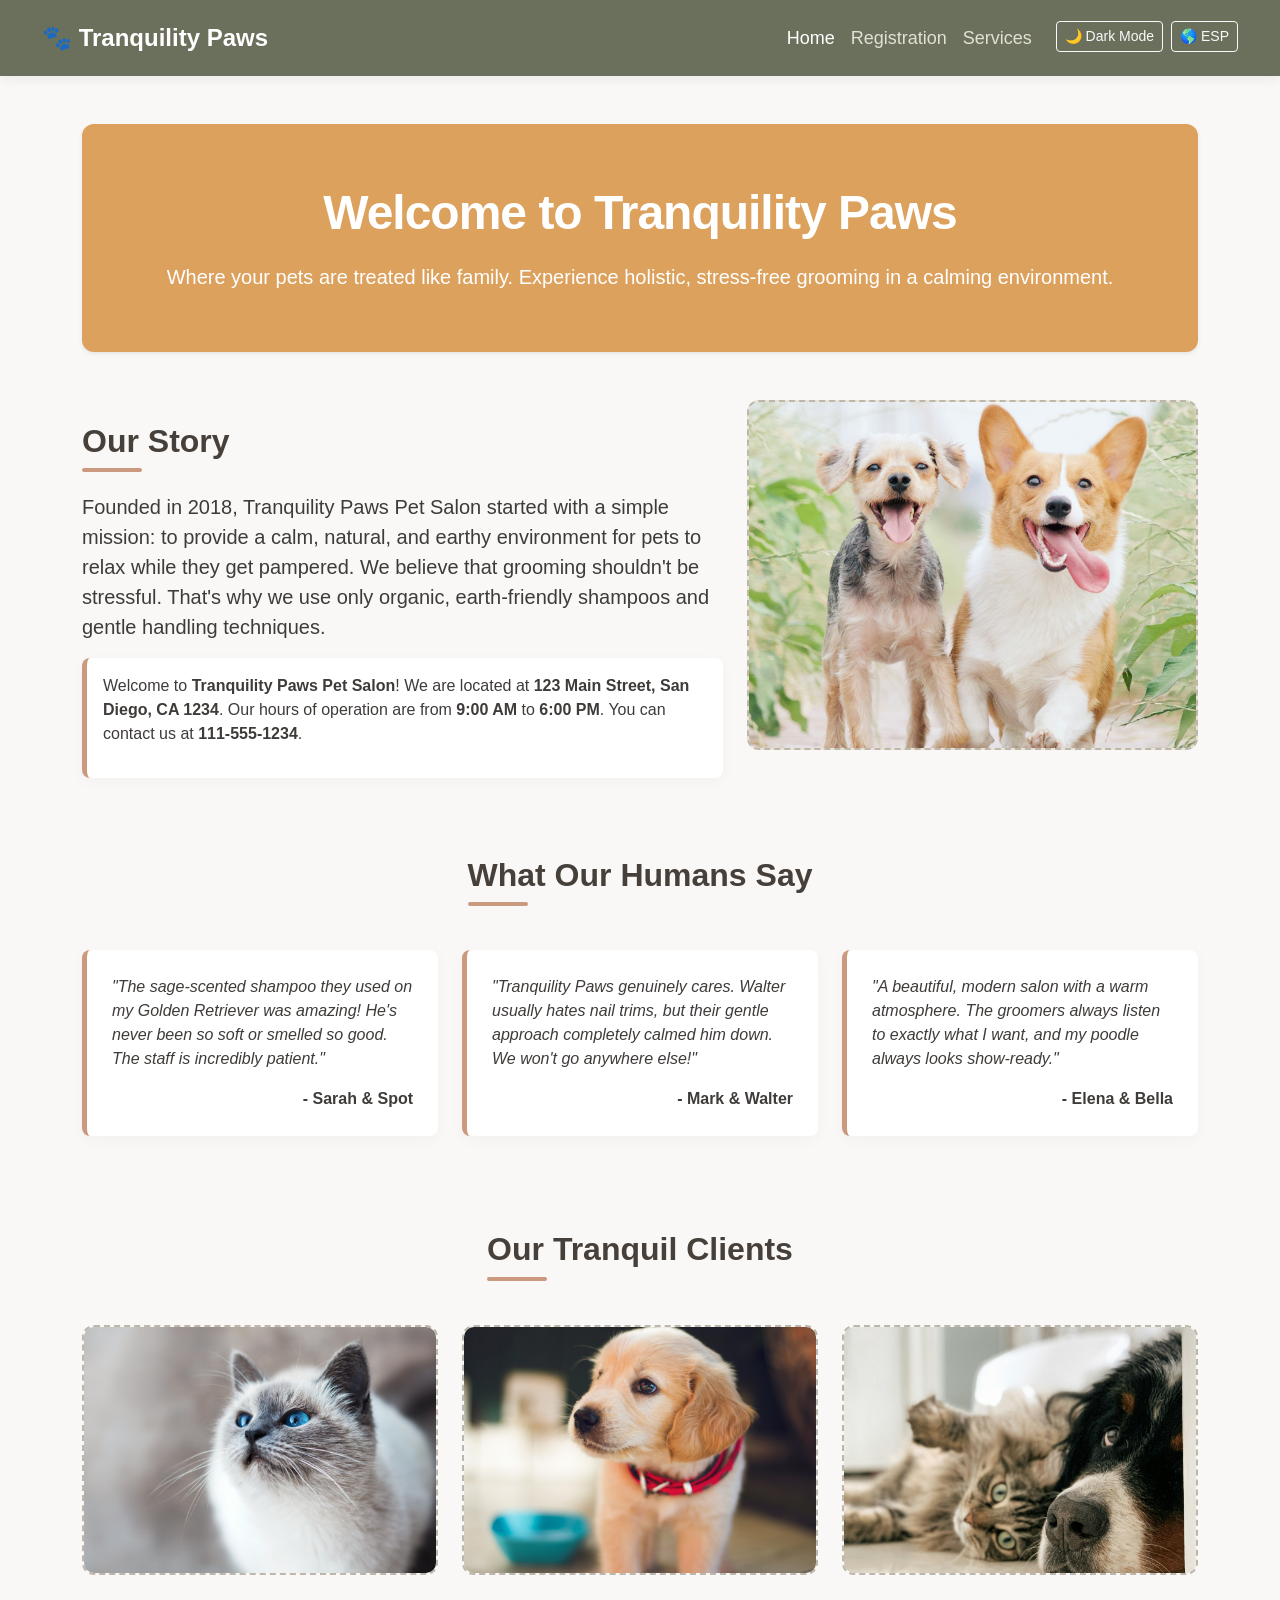
<file: index.html>
<!DOCTYPE html>
<html lang="en">
<head>
    <meta charset="UTF-8">
    <meta name="viewport" content="width=device-width, initial-scale=1.0">
    <link href="https://cdn.jsdelivr.net/npm/bootstrap@5.3.8/dist/css/bootstrap.min.css" rel="stylesheet" crossorigin="anonymous">
    <link rel="stylesheet" href="./styles/style.css">
    <title>Home - Tranquility Paws Pet Salon</title>
</head>
<body>
    <nav class="navbar navbar-expand-lg sticky-top">
        <div class="container-fluid">
            <a class="navbar-brand" href="index.html">🐾 Tranquility Paws</a>
            <button class="navbar-toggler" type="button" data-bs-toggle="collapse" data-bs-target="#navbarNav">
                <span class="navbar-toggler-icon"></span>
             </button> <!--This section creates the hamburger menu on mobile devices -->
            <div class="collapse navbar-collapse" id="navbarNav">
                <ul class="navbar-nav ms-auto">
                    <li class="nav-item">
                        <a class="nav-link active" href="index.html">
                            <span class="lang-en">Home</span><span class="lang-es">Inicio</span>
                        </a>
                    </li>
                    <li class="nav-item">
                        <a class="nav-link" href="registration.html">
                            <span class="lang-en">Registration</span><span class="lang-es">Registro</span>
                        </a>
                    </li>
                    <li class="nav-item">
                        <a class="nav-link" href="services.html">
                            <span class="lang-en">Services</span><span class="lang-es">Servicios</span>
                        </a>
                    </li>
                    <li class="nav-item ms-lg-3">
                        <button id="darkModeToggle" class="btn btn-outline-light btn-sm mt-1">🌙 Dark Mode</button>
                    </li>
                    <li class="nav-item ms-lg-2">
                        <button id="langToggle" class="btn btn-outline-light btn-sm mt-1">🌎 ESP</button>
                    </li>
                </ul>
            </div>
        </div>
    </nav>

    <main class="container mt-5 mb-5">
        <div class="hero-section text-center shadow-sm">
            <h1>
                <span class="lang-en">Welcome to Tranquility Paws</span>
                <span class="lang-es">Bienvenido a Tranquility Paws</span>
            </h1>
            <p class="lead mb-0">
                <span class="lang-en">Where your pets are treated like family. Experience holistic, stress-free grooming in a calming environment.</span>
                <span class="lang-es">Donde sus mascotas son tratadas como familia. Experimente un aseo holístico y sin estrés en un ambiente relajante.</span>
            </p>
        </div>

        <div class="row align-items-center mb-5">
            <div class="col-md-7">
                <h2>
                    <span class="lang-en">Our Story</span>
                    <span class="lang-es">Nuestra Historia</span>
                </h2>
                <p class="fs-5">
                    <span class="lang-en">Founded in 2018, Tranquility Paws Pet Salon started with a simple mission: to provide a calm, natural, and earthy environment for pets to relax while they get pampered. We believe that grooming shouldn't be stressful. That's why we use only organic, earth-friendly shampoos and gentle handling techniques.</span>
                    <span class="lang-es">Fundado en 2018, Tranquility Paws Pet Salon comenzó con una misión simple: proporcionar un ambiente tranquilo, natural y terrenal para que las mascotas se relajen mientras son mimadas. Creemos que el aseo no debería ser estresante. Por eso utilizamos solo champús orgánicos y ecológicos, y técnicas de manejo suaves.</span>
                </p>
                <div id="salon-info-container" class="testimonial-card p-3 mt-3"></div>
            </div>
            <div class="col-md-5 mt-4 mt-md-0">
                <div class="img-placeholder" style="height: 350px;">
                    <img src="./images/dogs-hero.jpg" height="800px" style="position: relative; bottom:125px;" alt="dogs running">
                </div>
            </div>
        </div>

        <div class="row mt-5 mb-5">
            <div class="col-12 text-center mb-4">
                <h2>
                    <span class="lang-en">What Our Humans Say</span>
                    <span class="lang-es">Lo Que Dicen Nuestros Humanos</span>
                </h2>
            </div>
            
            <div class="col-md-4 mb-3">
                <div class="testimonial-card">
                    <p class="fst-italic">
                        <span class="lang-en">"The sage-scented shampoo they used on my Golden Retriever was amazing! He's never been so soft or smelled so good. The staff is incredibly patient."</span>
                        <span class="lang-es">"¡El champú con aroma a salvia que usaron en mi Golden Retriever fue increíble! Nunca ha estado tan suave ni ha olido tan bien. El personal es increíblemente paciente."</span>
                    </p>
                    <p class="mb-0 fw-bold mt-3 text-end">- Sarah & Spot</p>
                </div>
            </div>
            
            <div class="col-md-4 mb-3">
                <div class="testimonial-card">
                    <p class="fst-italic">
                        <span class="lang-en">"Tranquility Paws genuinely cares. Walter usually hates nail trims, but their gentle approach completely calmed him down. We won't go anywhere else!"</span>
                        <span class="lang-es">"Tranquility Paws realmente se preocupa. Walter normalmente odia que le corten las uñas, pero su enfoque suave lo calmó por completo. ¡No iremos a ningún otro lado!"</span>
                    </p>
                    <p class="mb-0 fw-bold mt-3 text-end">- Mark & Walter</p>
                </div>
            </div>
            
            <div class="col-md-4 mb-3">
                <div class="testimonial-card">
                    <p class="fst-italic">
                        <span class="lang-en">"A beautiful, modern salon with a warm atmosphere. The groomers always listen to exactly what I want, and my poodle always looks show-ready."</span>
                        <span class="lang-es">"Un salón hermoso y moderno con un ambiente cálido. Los peluqueros siempre escuchan exactamente lo que quiero, y mi caniche siempre luce listo para una exposición."</span>
                    </p>
                    <p class="mb-0 fw-bold mt-3 text-end">- Elena & Bella</p>
                </div>
            </div>
        </div>

        <div class="row mt-5">
            <div class="col-12 text-center mb-4">
                <h2>
                    <span class="lang-en">Our Tranquil Clients</span>
                    <span class="lang-es">Nuestros Clientes Tranquilos</span>
                </h2>
            </div>
            <div class="col-md-4">
                <div class="img-placeholder" style="height: 250px;"><img src="./images/cat-1.jpg" height="275px" alt="cat"></div>
            </div>
            <div class="col-md-4">
                <div class="img-placeholder" style="height: 250px;"><img src="./images/dog-1.jpg" height="275px" alt="puppy"></div>
            </div>
            <div class="col-md-4">
                <div class="img-placeholder" style="height: 250px;"><img src="./images/cat-dog.jpg" height="600px" alt="cat and dog"></div>
            </div>
        </div>
    </main>

    <script src="https://code.jquery.com/jquery-3.7.1.js" crossorigin="anonymous"></script>
    <script src="https://cdn.jsdelivr.net/npm/bootstrap@5.3.8/dist/js/bootstrap.bundle.min.js" crossorigin="anonymous"></script>
    <script src="./scripts/salon.js"></script>
    <script src="./scripts/global-dark-mode.js"></script>
</body>
</html>
</file>
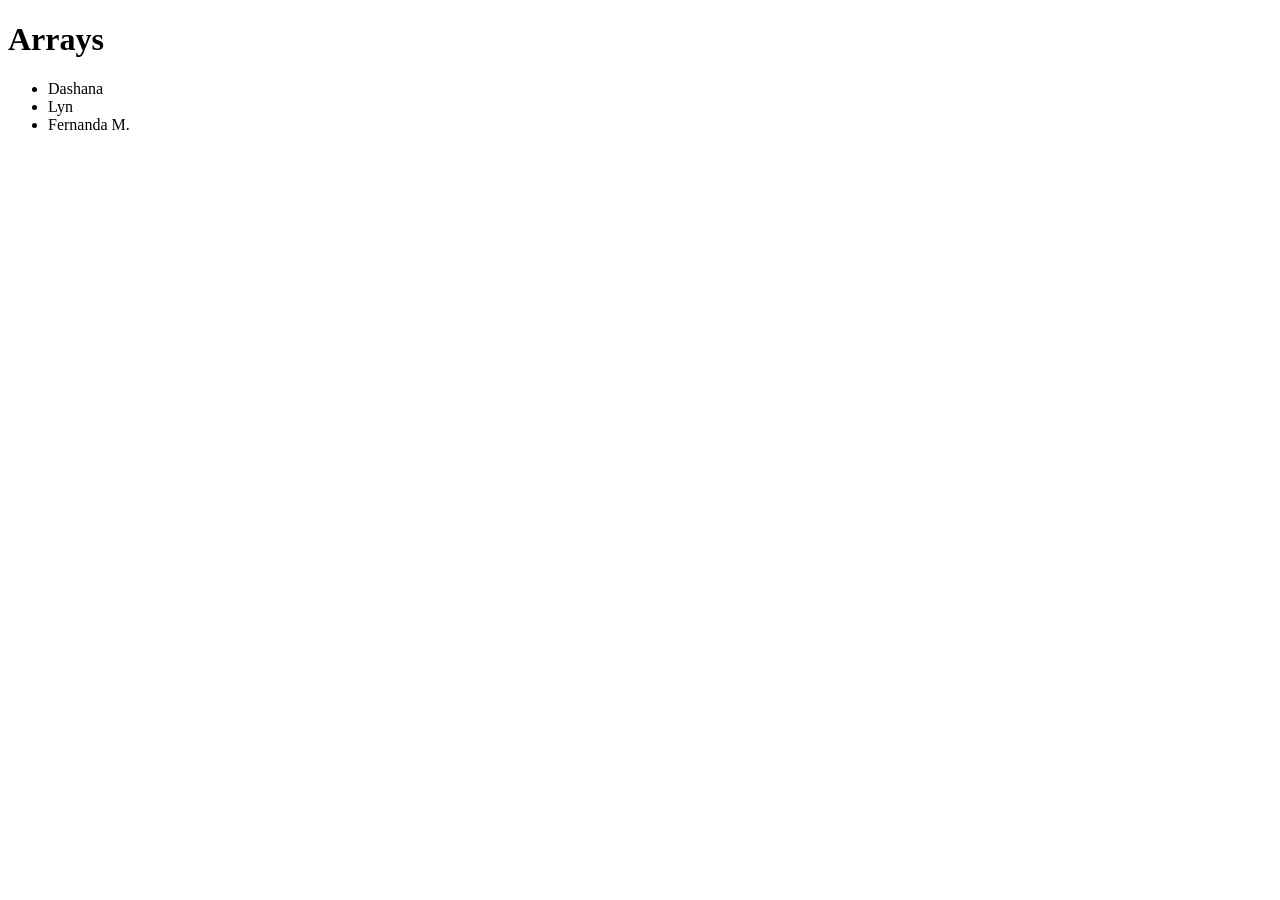
<file: 104-arrays.html>
<!DOCTYPE html>
<html lang="en">
<head>
    <meta charset="UTF-8">
    <meta name="viewport" content="width=device-width, initial-scale=1.0">
    <title>Document</title>
</head>
<body>
    <h1>Arrays</h1>

    <ul id="list"></ul>
    <script src="./scripts/104-arrays.js"></script>
</body>
</html>
</file>
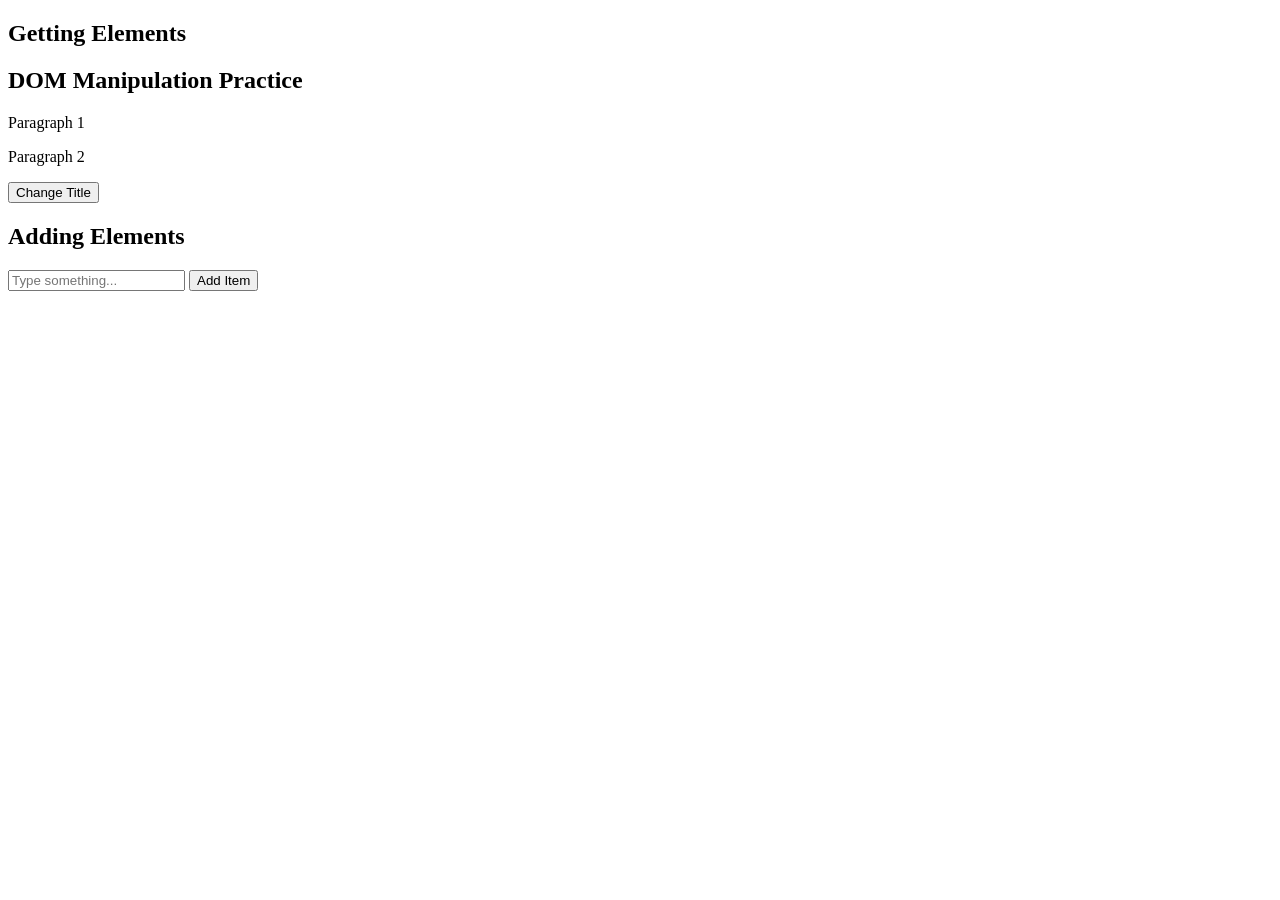
<file: 104-dom.html>
<!DOCTYPE html>
<html lang="en">
<head>
    <meta charset="UTF-8">
    <meta name="viewport" content="width=device-width, initial-scale=1.0">
    <title>DOM</title>
</head>
<body>
    
    <!-- Get -->
    <section>
        <h2>Getting Elements</h2>

        <h1 id="title">DOM Manipulation Practice</h1>

        <p class="text">Paragraph 1</p>
        <p class="text">Paragraph 2</p>

        <button onclick="changeTitle()">Change Title</button>
    </section>

    <!-- Add -->
     <section>
        <h2>Adding Elements</h2>

        <input id="item" type="text" placeholder="Type something...">

        <button onclick="addItem()">Add Item</button>

        <ul id="list"></ul>
     </section>

     <script src="./scripts/104-DOM.js"></script>
</body>
</html>
</file>
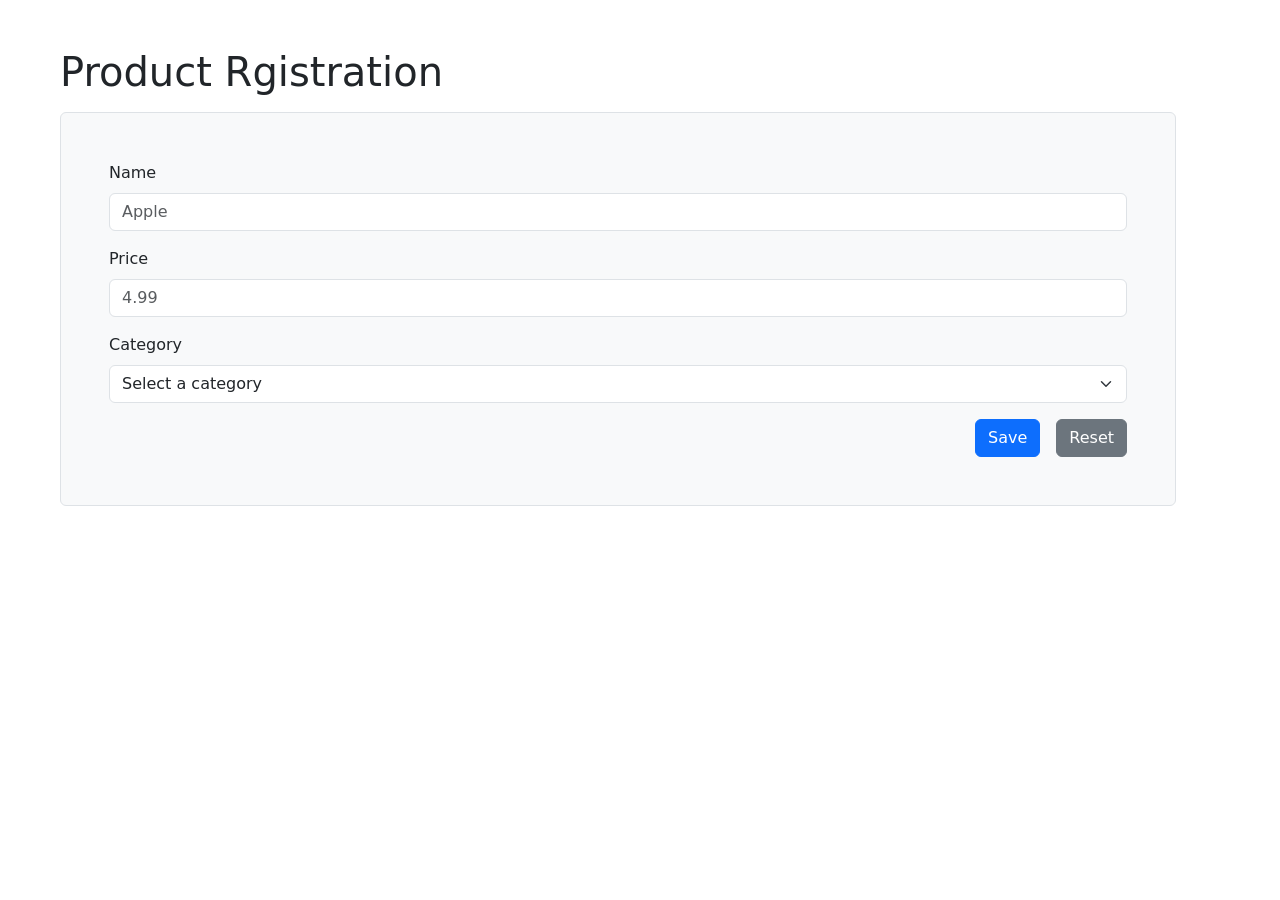
<file: 104-forms.html>
<!DOCTYPE html>
<html lang="en">
<head>
    <meta charset="UTF-8">
    <meta name="viewport" content="width=device-width, initial-scale=1.0">
    <link href="https://cdn.jsdelivr.net/npm/bootstrap@5.3.8/dist/css/bootstrap.min.css" rel="stylesheet" integrity="sha384-sRIl4kxILFvY47J16cr9ZwB07vP4J8+LH7qKQnuqkuIAvNWLzeN8tE5YBujZqJLB" crossorigin="anonymous">
    <title>Document</title>
</head>
<body>
    <section class="container m-5">
        <h1>Product Rgistration</h1>

        <form class="bg-light p-5 border rounded mt-3">

            <div class="mb-3">
                <label class="form-label" for="">Name</label>
                <input class="form-control" type="text" name="productName" id="" placeholder="Apple">
            </div>

            <div class="mb-3">
                <label for="" class="form-label">Price</label>
                <input class="form-control" type="number" name="productPrice" id="" placeholder="4.99" step="any">
            </div>

            <div class="mb-3">
                <label class="form-label" for="">Category</label>
                <select class="form-select" name="productCategory" id="">
                    <option value="">Select a category</option>
                    <option value="fruit">Fruit</option>
                    <option value="electronic">Electronic</option>
                </select>
            </div>

            <div class="d-flex justify-content-end gap-3">
                <button onclick="saveProduct(event)" class="btn btn-primary" type="submit">Save</button>
                <button class="btn btn-secondary" type="reset">Reset</button>
            </div>

        </form>

        <div id="productsList" class="container m-5 d-flex gap-4 flex-wrap">


        </div>

        <!-- <div>
            <ol id="productList">
                <li></li>
                </ol>
        </div> -->

    </section>
    
    <script src="./scripts/104-forms.js"></script>
</body>
</html>
</file>
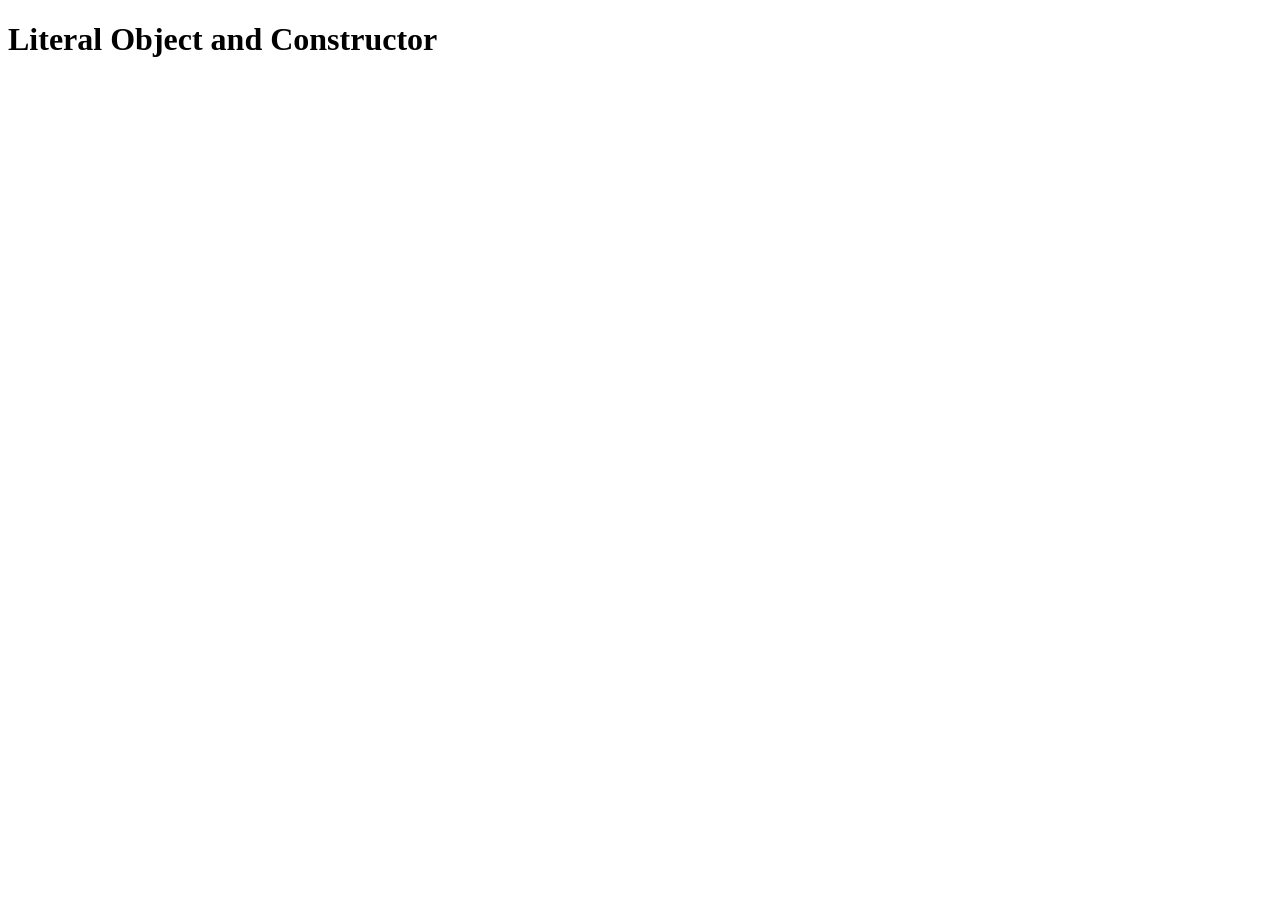
<file: 104-objects.html>
<!DOCTYPE html>
<html lang="en">
<head>
    <meta charset="UTF-8">
    <meta name="viewport" content="width=device-width, initial-scale=1.0">
    <title>Objects</title>
</head>
<body>
    <h1>Literal Object and Constructor</h1>


    <script src="./scripts/104-objects.js"></script>
</body>
</html>
</file>
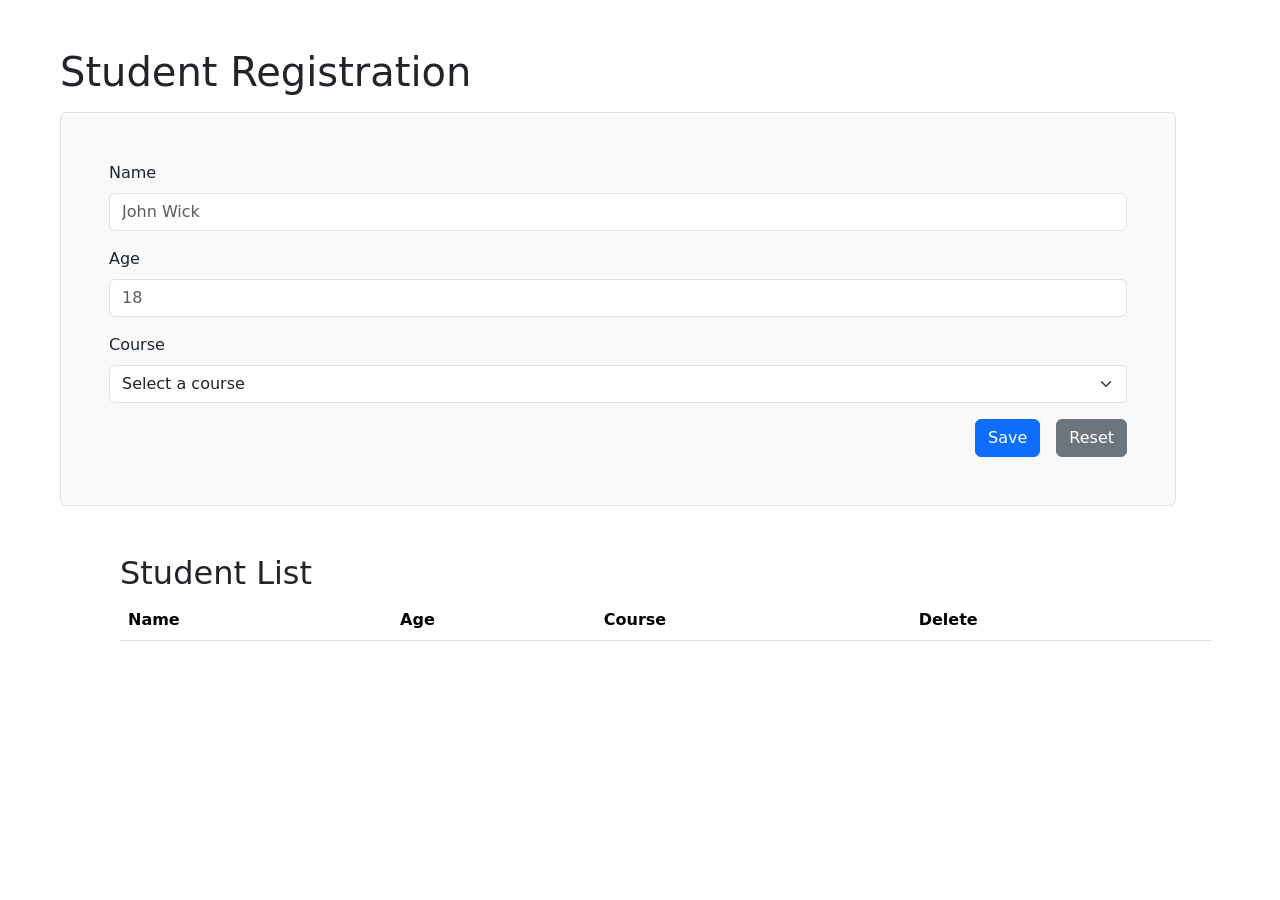
<file: 104-students.html>
<!DOCTYPE html>
<html lang="en">
<head>
    <meta charset="UTF-8">
    <meta name="viewport" content="width=device-width, initial-scale=1.0">
    <link href="https://cdn.jsdelivr.net/npm/bootstrap@5.3.8/dist/css/bootstrap.min.css" rel="stylesheet" integrity="sha384-sRIl4kxILFvY47J16cr9ZwB07vP4J8+LH7qKQnuqkuIAvNWLzeN8tE5YBujZqJLB" crossorigin="anonymous">
    <title>Student Form</title>
</head>
<body>
    <section class="container m-5">
        <h1>Student Registration</h1>

        <form class="bg-light p-5 border rounded mt-3">

                <div class="mb-3">
                    <label class="form-label" for="">Name</label>
                    <input class="form-control" type="text" name="studentName" id="" placeholder="John Wick">
                </div>

                <div class="mb-3">
                    <label for="" class="form-label">Age</label>
                    <input class="form-control" type="number" name="studentAge" id="" placeholder="18">
                </div>

                <div class="mb-3">
                    <label class="form-label" for="">Course</label>
                    <select class="form-select" name="studentCourse" id="">
                        <option value="">Select a course</option>
                        <option value="Math">Math</option>
                        <option value="Science">Science</option>
                    </select>
                </div>

                <div class="d-flex justify-content-end gap-3">
                    <button onclick="saveStudent(event)" class="btn btn-primary" type="submit">Save</button>
                    <button class="btn btn-secondary" type="reset">Reset</button>
                </div>

            </form>
            <!-- Table -->
            <section class="container m-5">

                <h2>Student List</h2>

                <table class="table">
                    <!-- Headers -->
                     <tr>
                        <th>Name</th>
                        <th>Age</th>
                        <th>Course</th>
                        <th>Delete</th>
                     </tr>

                     <!-- Body -->
                      <tbody id="body">

                      </tbody>
                    
                </table>

            </section>

        </section>    

    <script src="./scripts/104-students.js"></script>
</body>
</html>
</file>
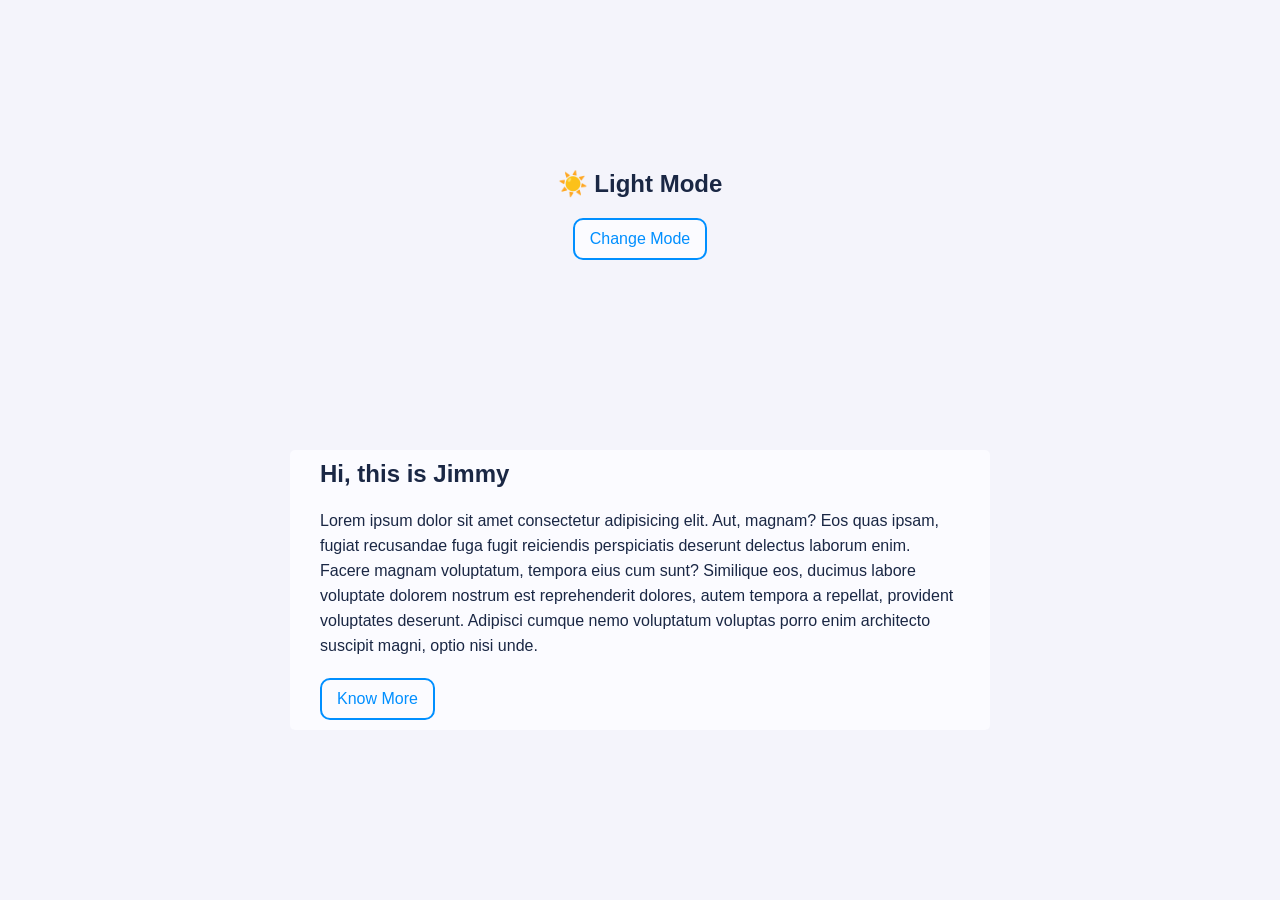
<file: 105-darkmode.html>
<!DOCTYPE html>
<html lang="en">
<head>
    <meta charset="UTF-8">
    <meta name="viewport" content="width=device-width, initial-scale=1.0">
    <link rel="stylesheet" href="./styles/darkmode.css">
    <title>Resume</title>
</head>
<body>

    <section class="center">

        <!-- Title & Change Mode Button -->
         <div class="center">
            <h1>☀️ Light Mode</h1>
            <button id="changeModeButton">Change Mode</button>
         </div>

        <!-- Image & Resume Button -->
         <div id="resumeContainer" class="center">
            <div class="image-container">
                <img src="./images/person.jpg" alt="person">
            </div>
            <div class="center"> 
                <a href="./files/resume.pdf" download>Download Resume</a>
            </div>
         </div>

        <!-- Description & Know More Button -->
         <div id="descriptionContainer">
            <h2>Hi, this is Jimmy </h2>
            <p>Lorem ipsum dolor sit amet consectetur adipisicing elit. Aut, magnam? Eos quas ipsam, fugiat recusandae fuga fugit reiciendis perspiciatis deserunt delectus laborum enim. Facere magnam voluptatum, tempora eius cum sunt?
            Similique eos, ducimus labore voluptate dolorem nostrum est reprehenderit dolores, autem tempora a repellat, provident voluptates deserunt. Adipisci cumque nemo voluptatum voluptas porro enim architecto suscipit magni, optio nisi unde.</p>
            <button id="knowMoreButton">Know More</button>
         </div>

    </section>

    <script src="https://code.jquery.com/jquery-3.7.1.js" integrity="sha256-eKhayi8LEQwp4NKxN+CfCh+3qOVUtJn3QNZ0TciWLP4=" crossorigin="anonymous"></script>
    
    <script src="./scripts/105-darkmode.js"></script>
</body>
</html>
</file>
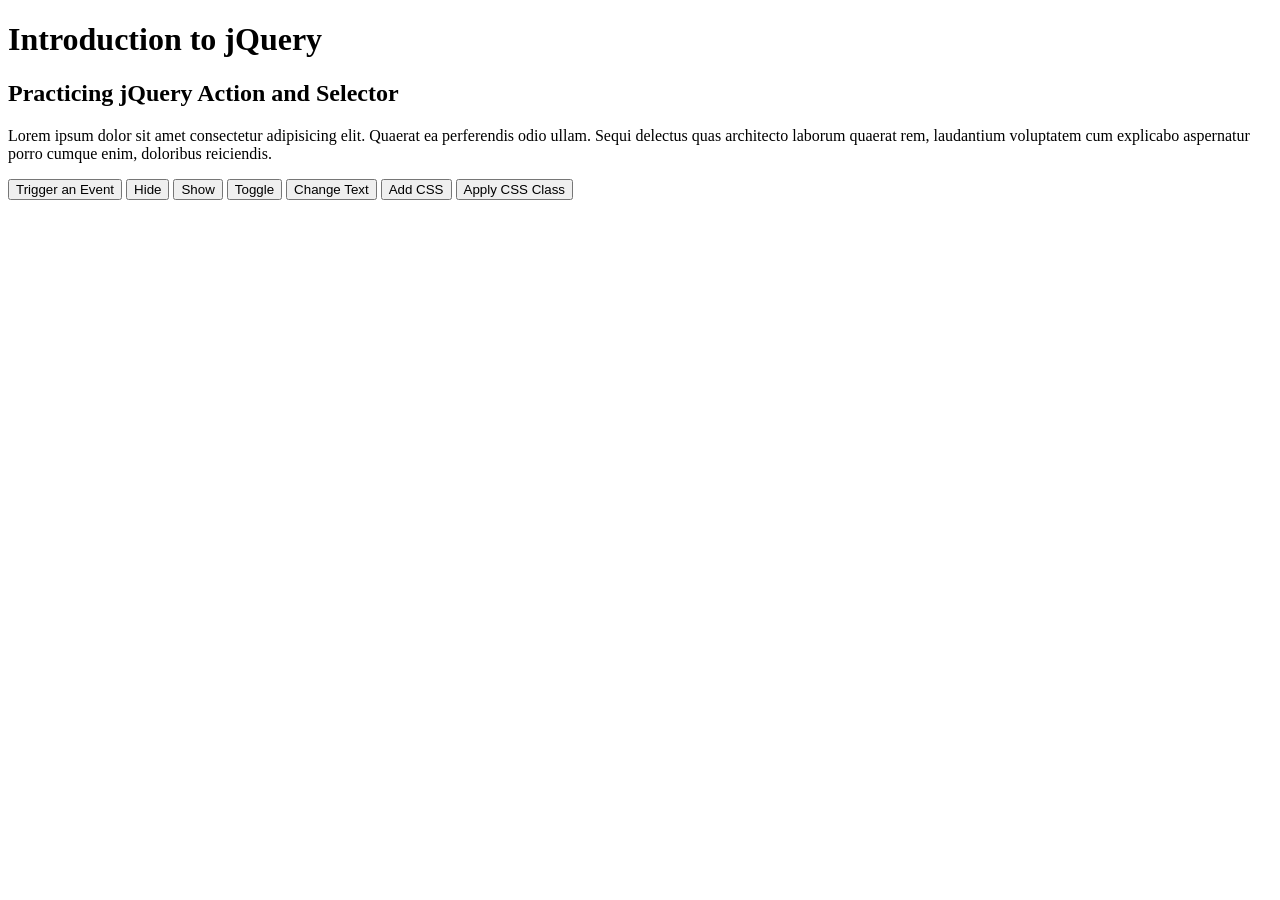
<file: 105-jquery-intro.html>
<!DOCTYPE html>
<html lang="en">
<head>
    <meta charset="UTF-8">
    <meta name="viewport" content="width=device-width, initial-scale=1.0">
    <link rel="stylesheet" href="./styles/style-js.css">
    <title>jQuery Selectors</title>
</head>
<body>
    
    <h1>Introduction to jQuery</h1>
    <h2>Practicing jQuery Action and Selector</h2>

    <!-- lorem*1 -->
     <p>Lorem ipsum dolor sit amet consectetur adipisicing elit. Quaerat ea perferendis odio ullam. Sequi delectus quas architecto laborum quaerat rem, laudantium voluptatem cum explicabo aspernatur porro cumque enim, doloribus reiciendis.</p>

     <!-- Buttons to trigger actions -->
      <button id="triggerEventButton">Trigger an Event</button>
      <button id="hideButton">Hide</button>
      <button id="showButton">Show</button>
      <button id="toggleButton">Toggle</button>
      <button id="changeTextButton">Change Text</button>
      <button id="addCSSButton">Add CSS</button>
      <button id="applyCSSClassButton">Apply CSS Class</button>


        <!-- jQuery Connection -->
        <script src="https://code.jquery.com/jquery-3.7.1.js" integrity="sha256-eKhayi8LEQwp4NKxN+CfCh+3qOVUtJn3QNZ0TciWLP4=" crossorigin="anonymous"></script>

      <!-- Your JS Script -->
       <script src="./scripts/105-jquery-intro.js"></script>

       


</body>
</html>
</file>
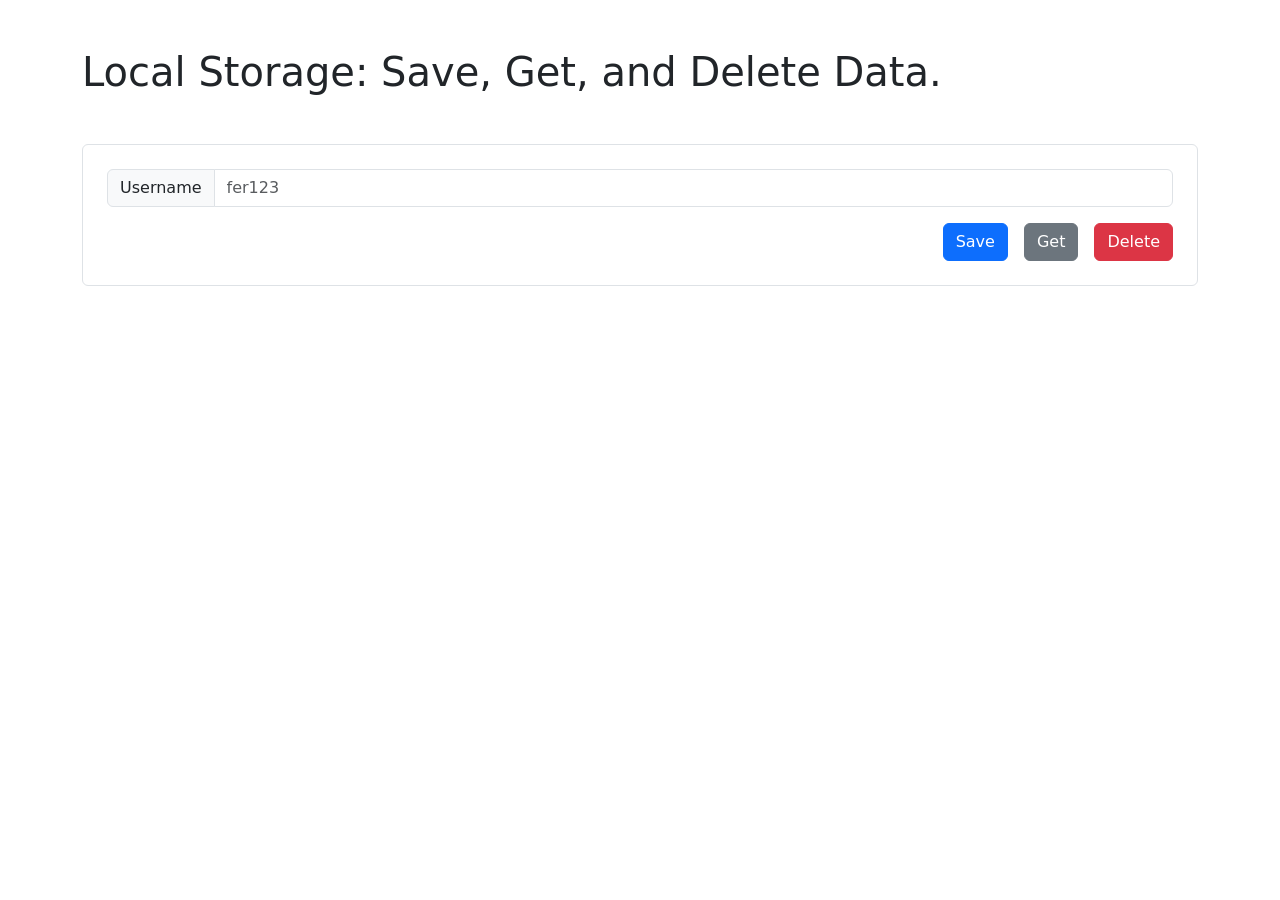
<file: 105-local-storage.html>
<!DOCTYPE html>
<html lang="en">
<head>
    <meta charset="UTF-8">
    <meta name="viewport" content="width=device-width, initial-scale=1.0">
    <link href="https://cdn.jsdelivr.net/npm/bootstrap@5.3.8/dist/css/bootstrap.min.css" rel="stylesheet" integrity="sha384-sRIl4kxILFvY47J16cr9ZwB07vP4J8+LH7qKQnuqkuIAvNWLzeN8tE5YBujZqJLB" crossorigin="anonymous">
    <title>Document</title>
</head>
<body>
    
    <section class="container mt-5">
        <h1>Local Storage: Save, Get, and Delete Data.</h1>

        <form class="container mt-5 border rounded p-4">
            <div class="input-group mb-3">
                <label class="input-group-text">Username</label>
                <input class="form-control" type="text" name="" id="username" placeholder="fer123">
            </div>

            <div class="d-flex justify-content-end gap-3">
                <button id="saveBtn" class="btn btn-primary"> Save </button>
                <button id="getBtn" class="btn btn-secondary"> Get </button>
                <button id="deleteBtn" class="btn btn-danger"> Delete </button>
            </div>
        </form>

    </section>

    <script src="https://code.jquery.com/jquery-3.7.1.js" integrity="sha256-eKhayi8LEQwp4NKxN+CfCh+3qOVUtJn3QNZ0TciWLP4=" crossorigin="anonymous"></script>

    <script src="./scripts/105-local-storage.js"></script>
</body>
</html>
</file>
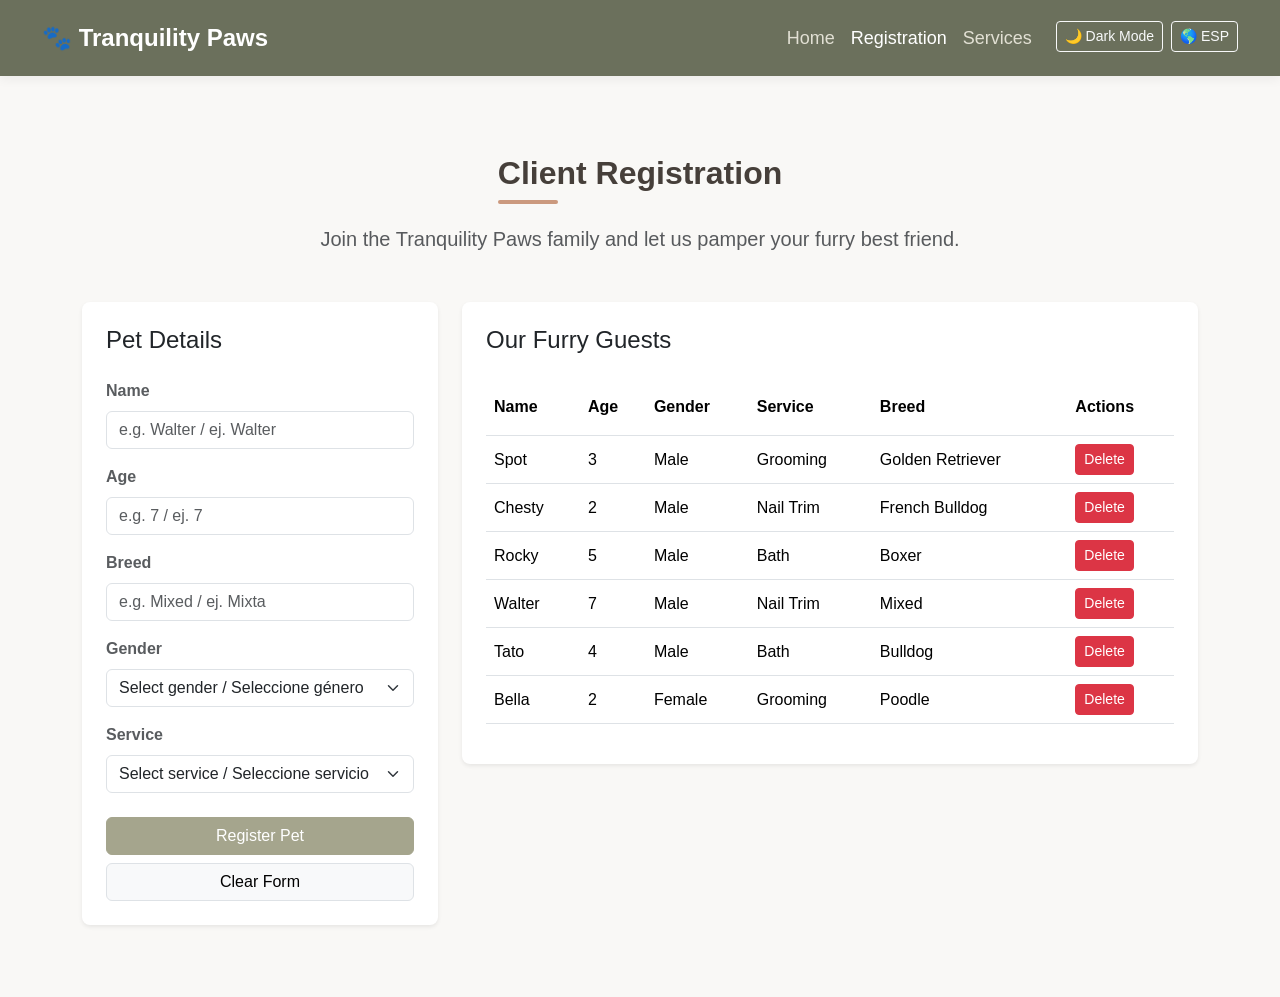
<file: registration.html>
<!DOCTYPE html>
<html lang="en">
<head>
    <meta charset="UTF-8">
    <meta name="viewport" content="width=device-width, initial-scale=1.0">
    <link href="https://cdn.jsdelivr.net/npm/bootstrap@5.3.8/dist/css/bootstrap.min.css" rel="stylesheet" crossorigin="anonymous">
    <link rel="stylesheet" href="./styles/style.css">
    <title>Registration - Tranquility Paws Pet Salon</title>
</head>
<body>
    <nav class="navbar navbar-expand-lg sticky-top">
        <div class="container-fluid">
            <a class="navbar-brand" href="index.html">🐾 Tranquility Paws</a>
            <button class="navbar-toggler" type="button" data-bs-toggle="collapse" data-bs-target="#navbarNav">
                <span class="navbar-toggler-icon"></span>
            </button>
            <div class="collapse navbar-collapse" id="navbarNav">
                <ul class="navbar-nav ms-auto">
                    <li class="nav-item">
                        <a class="nav-link" href="index.html"><span class="lang-en">Home</span><span class="lang-es">Inicio</span></a>
                    </li>
                    <li class="nav-item">
                        <a class="nav-link active" href="registration.html"><span class="lang-en">Registration</span><span class="lang-es">Registro</span></a>
                    </li>
                    <li class="nav-item">
                        <a class="nav-link" href="services.html"><span class="lang-en">Services</span><span class="lang-es">Servicios</span></a>
                    </li>
                    <li class="nav-item ms-lg-3">
                        <button id="darkModeToggle" class="btn btn-outline-light btn-sm mt-1">🌙 Dark Mode</button>
                    </li>
                    <li class="nav-item ms-lg-2">
                        <button id="langToggle" class="btn btn-outline-light btn-sm mt-1">🌎 ESP</button>
                    </li>
                </ul>
            </div>
        </div>
    </nav>
    
    <main class="container mt-5 mb-5">
        <div class="text-center mb-5">
            <h2>
                <span class="lang-en">Client Registration</span>
                <span class="lang-es">Registro de Clientes</span>
            </h2>
            <p class="fs-5 text-muted reg-sub-header">
                <span class="lang-en">Join the Tranquility Paws family and let us pamper your furry best friend.</span>
                <span class="lang-es">Únete a la familia Tranquility Paws y déjanos mimar a tu mejor amigo peludo.</span>
            </p>
        </div>

        <div class="row">
            <div class="col-lg-4 mb-4">
                <div class="card shadow-sm border-0" style="border-top: 5px solid #CB997E; border-radius: 8px;">
                    <div class="card-body p-4">
                        <h3 class="h4 mb-4">
                            <span class="lang-en">Pet Details</span>
                            <span class="lang-es">Detalles de la Mascota</span>
                        </h3>
                        <form id="petRegistrationForm">
                            <div class="mb-3">
                                <label for="petName" class="form-label text-muted fw-bold">
                                    <span class="lang-en">Name</span><span class="lang-es">Nombre</span>
                                </label>
                                <input type="text" class="form-control" id="petName" placeholder="e.g. Walter / ej. Walter">
                            </div>
                            
                            <div class="mb-3">
                                <label for="petAge" class="form-label text-muted fw-bold">
                                    <span class="lang-en">Age</span><span class="lang-es">Edad</span>
                                </label>
                                <input type="number" class="form-control" id="petAge" placeholder="e.g. 7 / ej. 7">
                            </div>
                            
                            <div class="mb-3">
                                <label for="petBreed" class="form-label text-muted fw-bold">
                                    <span class="lang-en">Breed</span><span class="lang-es">Raza</span>
                                </label>
                                <input type="text" class="form-control" id="petBreed" placeholder="e.g. Mixed / ej. Mixta">
                            </div>
                            
                            <div class="mb-3">
                                <label for="petGender" class="form-label text-muted fw-bold">
                                    <span class="lang-en">Gender</span><span class="lang-es">Género</span>
                                </label>
                                <select class="form-select" id="petGender">
                                    <option selected disabled>Select gender / Seleccione género</option>
                                    <option value="Male">Male / Macho</option>
                                    <option value="Female">Female / Hembra</option>
                                </select>
                            </div>
                            
                            <div class="mb-4">
                                <label for="petService" class="form-label text-muted fw-bold">
                                    <span class="lang-en">Service</span><span class="lang-es">Servicio</span>
                                </label>
                                <select class="form-select" id="petService">
                                    <option selected disabled>Select service / Seleccione servicio</option>
                                    <option value="Bath">Bath / Baño</option>
                                    <option value="Grooming">Grooming / Aseo</option>
                                    <option value="Nail Trim">Nail Trim / Corte de Uñas</option>
                                </select>
                            </div>
                            
                            <div class="d-grid gap-2">
                                <button type="button" class="btn btn-primary" onclick="registerPet()">
                                    <span class="lang-en">Register Pet</span><span class="lang-es">Registrar Mascota</span>
                                </button>
                                <button type="reset" class="btn btn-light border">
                                    <span class="lang-en">Clear Form</span><span class="lang-es">Borrar Formulario</span>
                                </button>
                            </div>
                        </form>
                    </div>
                </div>
            </div>

            <div class="col-lg-8">
                <div class="card shadow-sm border-0" style="border-radius: 8px;">
                    <div class="card-body p-4">
                        <h3 class="h4 mb-4">
                            <span class="lang-en">Our Furry Guests</span>
                            <span class="lang-es">Nuestros Huéspedes Peludos</span>
                        </h3>
                        <div class="table-responsive">
                            <table class="table table-hover align-middle">
                                <thead style="background-color: #6B705C; color: #FFFFFF;">
                                    <tr>
                                        <th class="py-3"><span class="lang-en">Name</span><span class="lang-es">Nombre</span></th>
                                        <th class="py-3"><span class="lang-en">Age</span><span class="lang-es">Edad</span></th>
                                        <th class="py-3"><span class="lang-en">Gender</span><span class="lang-es">Género</span></th>
                                        <th class="py-3"><span class="lang-en">Service</span><span class="lang-es">Servicio</span></th>
                                        <th class="py-3"><span class="lang-en">Breed</span><span class="lang-es">Raza</span></th>
                                        <th class="py-3"><span class="lang-en">Actions</span><span class="lang-es">Acciones</span></th>
                                    </tr>
                                </thead>
                                <tbody id="pet-table-body"></tbody>
                            </table>
                        </div>
                    </div>
                </div>
            </div>
        </div>
    </main>

    <script src="https://code.jquery.com/jquery-3.7.1.js" crossorigin="anonymous"></script>
    <script src="https://cdn.jsdelivr.net/npm/bootstrap@5.3.8/dist/js/bootstrap.bundle.min.js" crossorigin="anonymous"></script>
    <script src="./scripts/registration.js"></script>
    <script src="./scripts/global-dark-mode.js"></script>
</body>
</html>
</file>
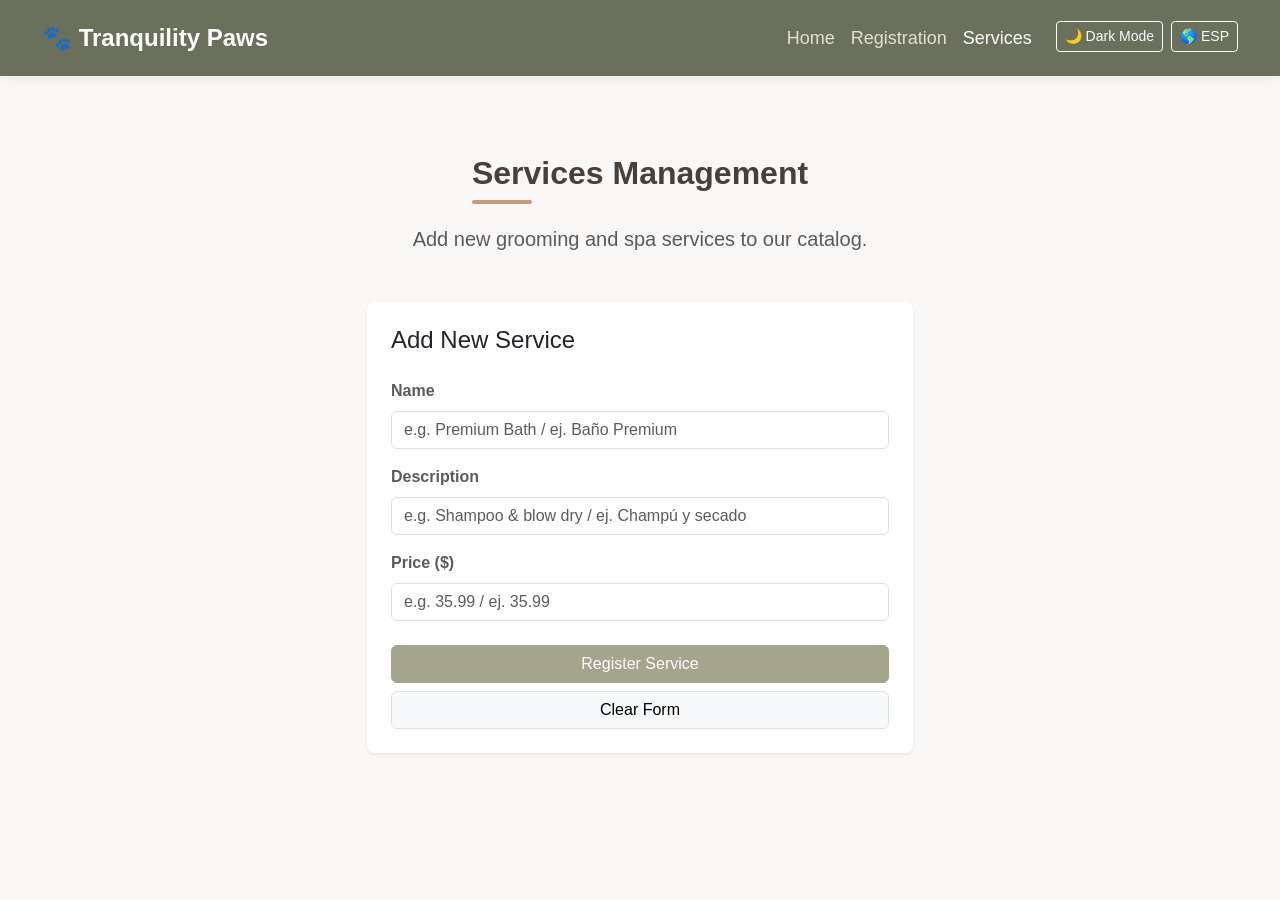
<file: services.html>
<!DOCTYPE html>
<html lang="en">
<head>
    <meta charset="UTF-8">
    <meta name="viewport" content="width=device-width, initial-scale=1.0">
    <link href="https://cdn.jsdelivr.net/npm/bootstrap@5.3.8/dist/css/bootstrap.min.css" rel="stylesheet" crossorigin="anonymous">
    <link rel="stylesheet" href="./styles/style.css">
    <title>Services - Tranquility Paws Pet Salon</title>
</head>
<body>
    <nav class="navbar navbar-expand-lg sticky-top">
        <div class="container-fluid">
            <a class="navbar-brand" href="index.html">🐾 Tranquility Paws</a>
            <button class="navbar-toggler" type="button" data-bs-toggle="collapse" data-bs-target="#navbarNav">
                <span class="navbar-toggler-icon"></span>
            </button>
            <div class="collapse navbar-collapse" id="navbarNav">
                <ul class="navbar-nav ms-auto">
                    <li class="nav-item">
                        <a class="nav-link" href="index.html"><span class="lang-en">Home</span><span class="lang-es">Inicio</span></a>
                    </li>
                    <li class="nav-item">
                        <a class="nav-link" href="registration.html"><span class="lang-en">Registration</span><span class="lang-es">Registro</span></a>
                    </li>
                    <li class="nav-item">
                        <a class="nav-link active" href="services.html"><span class="lang-en">Services</span><span class="lang-es">Servicios</span></a>
                    </li>
                    <li class="nav-item ms-lg-3">
                        <button id="darkModeToggle" class="btn btn-outline-light btn-sm mt-1">🌙 Dark Mode</button>
                    </li>
                    <li class="nav-item ms-lg-2">
                        <button id="langToggle" class="btn btn-outline-light btn-sm mt-1">🌎 ESP</button>
                    </li>
                </ul>
            </div>
        </div>
    </nav>

    <main class="container mt-5 mb-5">
        <div class="text-center mb-5">
            <h2>
                <span class="lang-en">Services Management</span>
                <span class="lang-es">Gestión de Servicios</span>
            </h2>
            <p class="fs-5 text-muted">
                <span class="lang-en">Add new grooming and spa services to our catalog.</span>
                <span class="lang-es">Añade nuevos servicios de peluquería y spa a nuestro catálogo.</span>
            </p>
        </div>

        <div class="row justify-content-center">
            <div class="col-lg-6 col-md-8">
                <div class="card shadow-sm border-0" style="border-top: 5px solid var(--accent-terracotta); border-radius: 8px;">
                    <div class="card-body p-4">
                        <h3 class="h4 mb-4">
                            <span class="lang-en">Add New Service</span>
                            <span class="lang-es">Agregar Nuevo Servicio</span>
                        </h3>
                        
                        <form id="servicesForm">
                            <div class="mb-3">
                                <label for="serviceName" class="form-label text-muted fw-bold">
                                    <span class="lang-en">Name</span><span class="lang-es">Nombre</span>
                                </label>
                                <input type="text" class="form-control" id="serviceName" placeholder="e.g. Premium Bath / ej. Baño Premium">
                            </div>
                            
                            <div class="mb-3">
                                <label for="serviceDescription" class="form-label text-muted fw-bold">
                                    <span class="lang-en">Description</span><span class="lang-es">Descripción</span>
                                </label>
                                <input type="text" class="form-control" id="serviceDescription" placeholder="e.g. Shampoo & blow dry / ej. Champú y secado">
                            </div>
                            
                            <div class="mb-4">
                                <label for="servicePrice" class="form-label text-muted fw-bold">
                                    <span class="lang-en">Price ($)</span><span class="lang-es">Precio ($)</span>
                                </label>
                                <input type="number" step="any" class="form-control" id="servicePrice" placeholder="e.g. 35.99 / ej. 35.99">
                            </div>
                            
                            <div class="d-grid gap-2">
                                <button type="submit" class="btn btn-primary">
                                    <span class="lang-en">Register Service</span><span class="lang-es">Registrar Servicio</span>
                                </button>
                                <button type="reset" class="btn btn-light border">
                                    <span class="lang-en">Clear Form</span><span class="lang-es">Borrar Formulario</span>
                                </button>
                            </div>
                        </form>
                    </div>
                </div>
            </div>
        </div>
    </main>

    <script src="https://code.jquery.com/jquery-3.7.1.js" crossorigin="anonymous"></script>
    <script src="https://cdn.jsdelivr.net/npm/bootstrap@5.3.8/dist/js/bootstrap.bundle.min.js" crossorigin="anonymous"></script>
    <script src="./scripts/services.js"></script>
    <script src="./scripts/global-dark-mode.js"></script>
</body>
</html>
</file>
<file: styles/style.css>
/* Color Palette Variables */
:root {
    /* Backgrounds */
    --bg-body: #F9F8F6;
    --bg-card: #FFFFFF;
    --bg-hero: #DDA15E;
    --bg-placeholder: #EAE2D6;
    
    /* Navigation */
    --nav-bg: #6B705C;
    --nav-link: #E2E0D4;
    --nav-link-active: #FFFFFF;

    /* Text Colors */
    --text-main: #3E3B39;
    --text-heading: #463F3A;
    --text-muted: #8C867C;
    --text-light: #FFFFFF;

    /* Accents & Buttons */
    --accent-terracotta: #CB997E;
    --btn-primary: #A5A58D;
    --btn-primary-hover: #6B705C;
    --border-placeholder: #BDB7AB;
    
    /* Shadows */
    --shadow-sm: rgba(0, 0, 0, 0.05);
    --shadow-md: rgba(0, 0, 0, 0.03);
}

/* Dark Mode Variable Overrides */
body.dark-mode {
    --bg-body: #2B2D24;          /* Darker earthy charcoal */
    --bg-card: #3A3D32;          /* Muted dark olive card */
    --bg-hero: #8B5E34;          /* Deeper terracotta/ochre */
    --bg-placeholder: #3F4238;
    
    --text-main: #F1F1E6;        /* Light cream text */
    --text-heading: #FFFFFF;     /* Pure white for headers */
    --text-muted: #A5A58D;
    
    --nav-bg: #4A4E40;           /* Darker sage for the navbar */
    --border-placeholder: #525648;
    
    --shadow-sm: rgba(0, 0, 0, 0.3);
    --shadow-md: rgba(0, 0, 0, 0.5);
}

/* --- Dark Mode Bootstrap Overrides --- */

/* 1. Fix text-muted so subtitles and labels are readable */
body.dark-mode .text-muted {
    color: var(--text-muted) !important; 
}

/* 2. Style form inputs and selects to be dark gray */
body.dark-mode .form-control,
body.dark-mode .form-select {
    background-color: #4A4D42; /* A dark gray/olive to match your palette */
    color: var(--text-main);   /* Light text when the user types */
    border-color: var(--border-placeholder);
}

/* 3. Make placeholder text visible against the dark gray inputs */
body.dark-mode .form-control::placeholder {
    color: #BDB7AB;
    opacity: 0.8;
}

/* 4. Fix the hardcoded white background on the Services page form */
body.dark-mode .bg-light {
    background-color: var(--bg-card) !important;
}

/* --- Language Toggle Logic --- */

/* 1. Hide Spanish text by default */
.lang-es {
    display: none;
}

/* 2. When spanish-mode is active, hide English */
body.spanish-mode .lang-en {
    display: none;
}

/* 3. When spanish-mode is active, show Spanish */
body.spanish-mode .lang-es {
    display: inline;
}

/* --- Base styles --- */
body {
    font-family: 'Segoe UI', Tahoma, Geneva, Verdana, sans-serif;
    background-color: var(--bg-body);
    color: var(--text-main);
    margin: 0;
    padding: 0;
    transition: background-color 0.3s ease, color 0.3s ease; /* Smooth transition for dark mode */
}

/* Navigation Bar */
.navbar {
    background-color: var(--nav-bg);
    padding: 15px 30px;
    border-bottom: none;
    box-shadow: 0 4px 10px var(--shadow-sm);
}

.navbar .nav-link {
    font-size: 18px;
    color: var(--nav-link);
    transition: color 0.3s ease-in-out;
}

.navbar .nav-link:hover, 
.navbar .nav-link.active {
    color: var(--nav-link-active);
    font-weight: 500;
}

.navbar .navbar-brand {
    font-size: 24px;
    font-weight: 700;
    color: var(--nav-link-active);
    margin-right: 20px;
}

/* Headings */
h1, h2, h3 {
    color: var(--text-heading);
    font-weight: 700;
}

h1 {
    font-size: 48px;
    margin-bottom: 20px;
    letter-spacing: -1px;
}

h2 {
    font-size: 32px;
    margin-top: 30px;
    margin-bottom: 20px;
    position: relative;
    display: inline-block;
}


/* Underline accent for h2 */
h2::after {
    content: '';
    display: block;
    width: 60px;
    height: 4px;
    background-color: var(--accent-terracotta); 
    margin-top: 8px;
    border-radius: 2px;
}

/* Buttons */
.btn-primary {
    background-color: var(--btn-primary);
    border-color: var(--btn-primary);
}

.btn-primary:hover {
    background-color: var(--btn-primary-hover);
    border-color: var(--btn-primary-hover);
}

/* Custom Sections */
.hero-section {
    background-color: var(--bg-hero);
    color: var(--text-light);
    padding: 60px 30px;
    border-radius: 12px;
    margin-bottom: 40px;
}

.hero-section h1 {
    color: var(--text-light);
}

/* Testimonial Cards */
.testimonial-card {
    background-color: var(--bg-card);
    border-left: 5px solid var(--accent-terracotta);
    padding: 25px;
    border-radius: 8px;
    box-shadow: 0 4px 15px var(--shadow-md);
    height: 100%;
}

/* Image Placeholders */
.img-placeholder {
    background-color: var(--bg-placeholder);
    border: 2px dashed var(--border-placeholder);
    border-radius: 12px;
    display: flex;
    align-items: center;
    justify-content: center;
    color: var(--text-muted);
    font-weight: bold;
    font-size: 14px;
    text-transform: uppercase;
    letter-spacing: 1px;
    margin-bottom: 20px;
    overflow: hidden;
}
</file>
<file: styles/darkmode.css>
/* Variable Color Pallette*/
:root {
    /* Defualt - Light Mode*/
    --background-color: #f4f4fb;
    --surface-color: #fbfbff;
    --text-color: #1a2744;
    --accent-color: #008fff;
}

.dark-mode {
    /* Dark Mode*/
    --background-color: #1a2744;
    --surface-color: #23345a;
    --text-color: #f4f4fb;
    --accent-color: #45adff;
}

body {
    background-color: var(--background-color);
    transition: background-color ease 0.6s;
}

* {
    padding: 0px;
    margin: 0px;
    font-family: 'Segoe UI', Tahoma, Geneva, Verdana, sans-serif;
    text-decoration: none;
}

.image-container {
    width: 300px;
}

.image-container img {
    width: 100%;
    border-radius: 100%;
}


.center {
    display: flex;
    flex-direction: column;
    align-items: center;
    gap: 20px;
}

section {
    height: 100vh;
    justify-content: space-evenly;
}

#descriptionContainer {
    width: 50%;
    display: flex;
    flex-direction: column;
    align-items: flex-start;
    gap: 20px;
    background-color: var(--surface-color);
    padding: 10px 30px;
    border-radius: 5px;
}

h1, h2, p {
    color: var(--text-color);
}

p {
    line-height: 25px;
}

button, a {
    background-color: var(--surface-color);
    padding: 10px 15px;
    border: 2px solid var(--accent-color);
    border-radius: 10px;
    color: var(--accent-color);
    font-size: 16px;
    cursor: pointer;
    transition: opacity 0.5s ease;
}

button:hover, a:hover {
    opacity: 0.5;
}

/* Resume COntainer is Hidden by Default*/
#resumeContainer {
    display: none;
}
</file>
<file: styles/style-js.css>
.my-class {
    font-size: 30px;
    font-family: 'Courier New', Courier, monospace;
    color: blue;
    background-color: black;
}
</file>
